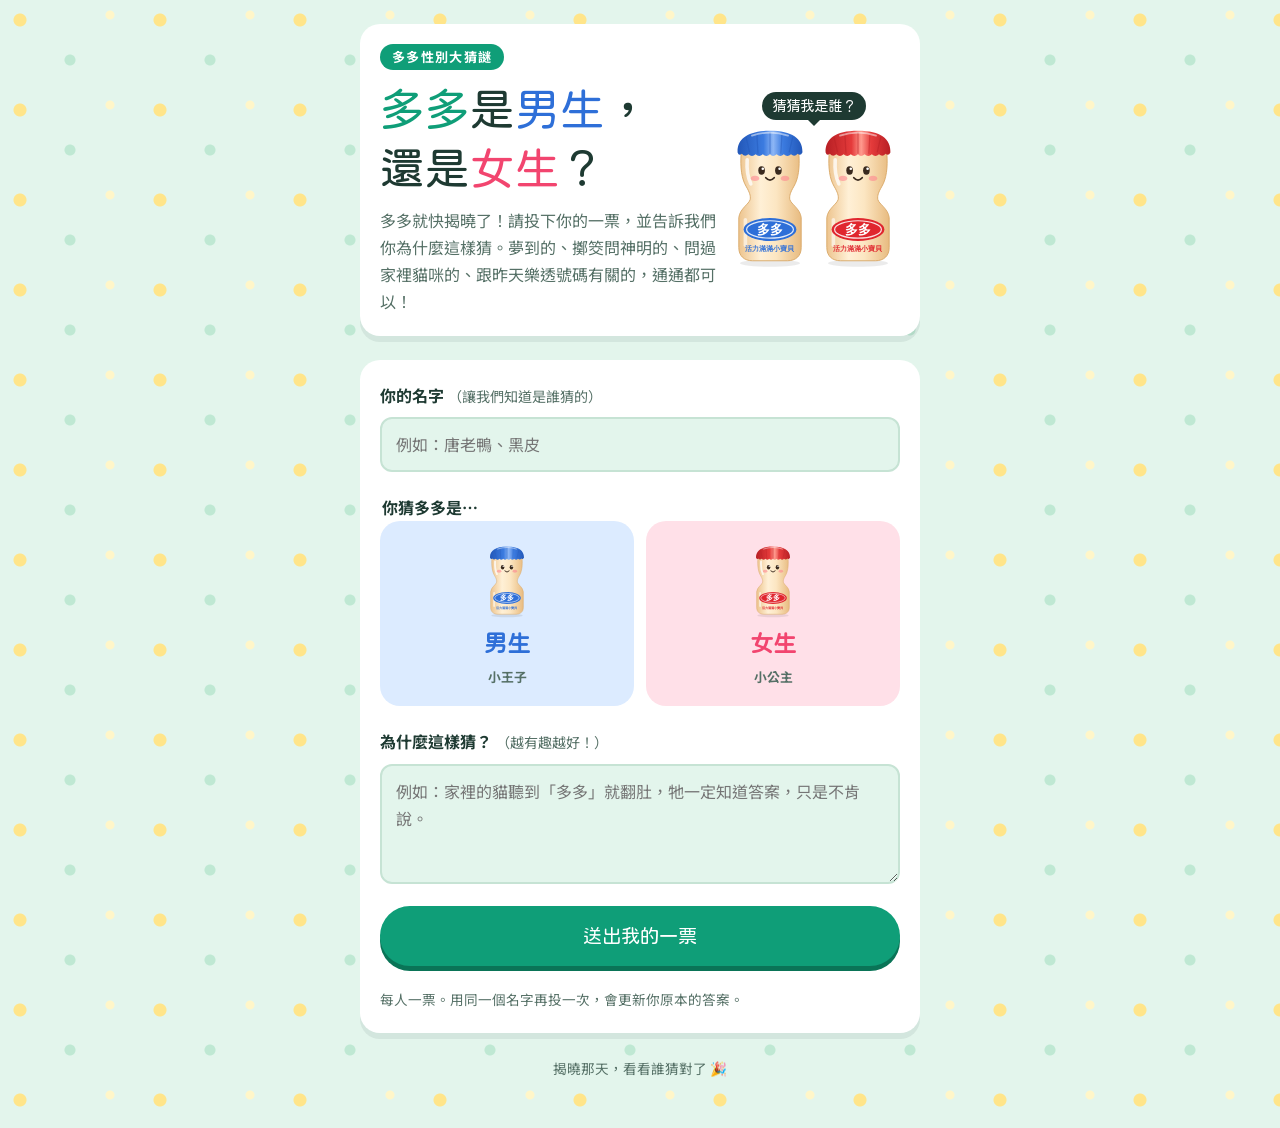
<file: index.html>
<!doctype html>
<html lang="zh-Hant-TW">
<head>
<meta charset="utf-8">
<meta name="viewport" content="width=device-width, initial-scale=1, viewport-fit=cover">
<title>多多性別大猜謎</title>
<meta name="description" content="投下你的一票，說說你為什麼這樣猜！夢到的、擲筊問的、問過家裡貓咪的都可以！">
<meta name="theme-color" content="#0f9e78">
<link rel="canonical" href="https://heronyang.github.io/gender-reveal-friends/">
<!-- 分享預覽：Facebook、LINE、Instagram、Messenger、WhatsApp -->
<meta property="og:type" content="website">
<meta property="og:site_name" content="多多性別大猜謎">
<meta property="og:locale" content="zh_TW">
<meta property="og:url" content="https://heronyang.github.io/gender-reveal-friends/">
<meta property="og:title" content="多多是男生，還是女生？快來猜猜看！">
<meta property="og:description" content="投下你的一票，說說你為什麼這樣猜！夢到的、擲筊問的、問過家裡貓咪的都可以！">
<meta property="og:image" content="https://heronyang.github.io/gender-reveal-friends/og-image.png?v=2">
<meta property="og:image:secure_url" content="https://heronyang.github.io/gender-reveal-friends/og-image.png?v=2">
<meta property="og:image:type" content="image/png">
<meta property="og:image:width" content="1200">
<meta property="og:image:height" content="630">
<meta property="og:image:alt" content="多多是男生，還是女生？藍色和紅色的多多小瓶子">
<!-- X / Twitter、Threads -->
<meta name="twitter:card" content="summary_large_image">
<meta name="twitter:title" content="多多是男生，還是女生？快來猜猜看！">
<meta name="twitter:description" content="投下你的一票，說說你為什麼這樣猜！夢到的、擲筊問的、問過家裡貓咪的都可以！">
<meta name="twitter:image" content="https://heronyang.github.io/gender-reveal-friends/og-image.png?v=2">
<link rel="icon" href="bottle-red.svg" type="image/svg+xml">
<link rel="icon" href="apple-touch-icon.png" type="image/png" sizes="180x180">
<link rel="apple-touch-icon" href="apple-touch-icon.png">
<link rel="preconnect" href="https://fonts.googleapis.com">
<link rel="preconnect" href="https://fonts.gstatic.com" crossorigin>
<link rel="stylesheet" href="https://fonts.googleapis.com/css2?family=Huninn&family=Noto+Sans+TC:wght@400;700&display=swap">
<link rel="stylesheet" href="style.css">
</head>
<body>
<main>
  <header class="hero">
    <div class="hero-text">
      <p class="eyebrow">多多性別大猜謎</p>
      <h1><span class="name">多多</span>是<span class="name"><span class="b">男生</span></span>，<br>還是<span class="name"><span class="g">女生</span></span>？</h1>
      <p class="lede">多多就快揭曉了！請投下你的一票，並告訴我們你為什麼這樣猜。夢到的、擲筊問神明的、問過家裡貓咪的、跟昨天樂透號碼有關的，通通都可以！</p>
    </div>
    <div class="duck-wrap">
      <span class="bubble">猜猜我是誰？</span>
      <div class="bottles">
        <img class="duck" src="bottle-blue.svg" alt="藍色的多多小瓶子" width="80" height="135">
        <img class="duck alt" src="bottle-red.svg" alt="紅色的多多小瓶子" width="80" height="135">
      </div>
    </div>
  </header>

  <div id="setup" class="notice" hidden>
    <p><strong>網站尚未完成設定。</strong>請到 <code>config.js</code> 填入 Google Apps Script 的網址。</p>
  </div>

  <form id="vote-form" novalidate>
    <div class="field">
      <label for="name">你的名字 <span class="hint">（讓我們知道是誰猜的）</span></label>
      <input id="name" name="name" type="text" maxlength="40" autocomplete="name" placeholder="例如：唐老鴨、黑皮" required>
    </div>

    <fieldset>
      <legend>你猜多多是…</legend>
      <div class="guesses">
        <label class="guess boy">
          <input type="radio" name="guess" id="guess-boy" value="boy" required>
          <span><img class="glyph" src="bottle-blue.svg" alt="" width="44" height="74">男生<small>小王子</small></span>
        </label>
        <label class="guess girl">
          <input type="radio" name="guess" id="guess-girl" value="girl">
          <span><img class="glyph" src="bottle-red.svg" alt="" width="44" height="74">女生<small>小公主</small></span>
        </label>
      </div>
    </fieldset>

    <div class="field">
      <label for="reason">為什麼這樣猜？ <span class="hint">（越有趣越好！）</span></label>
      <textarea id="reason" name="reason" maxlength="500" placeholder="例如：昨晚擲筊連續三個聖筊，可是我忘記我問的是男生還是女生了…" required></textarea>
    </div>

    <p id="form-error" class="error" role="alert" hidden></p>
    <button id="submit" class="primary" type="submit">送出我的一票</button>
    <p class="muted" style="font-size:.85rem">每人一票。用同一個名字再投一次，會更新你原本的答案。</p>
  </form>

  <section id="thanks" class="thanks" hidden aria-live="polite">
    <h2 id="thanks-title">收到你的一票了！</h2>
    <p id="thanks-body" class="muted"></p>
    <div id="tally" class="tally"></div>
    <h3 id="reasons-title" hidden>大家的理由</h3>
    <ul id="reasons" class="reasons"></ul>
    <button id="again" class="ghost" type="button">修改我的答案</button>
  </section>

  <footer>揭曉那天，看看誰猜對了 🎉</footer>
</main>

<script src="config.js"></script>
<script src="app.js"></script>
<script>
(function () {
  const form = document.getElementById("vote-form");

  // 每次打開隨機換一個好笑、不偏向任何性別的理由範例
  const REASON_IDEAS = [
    "例如：昨晚擲筊連續三個聖筊，可是我忘記我問的是男生還是女生了…",
    "例如：我把戒指綁線在肚子上晃，它一直轉圈圈，我覺得多多只是想跳舞。",
    "例如：家裡的貓聽到「多多」就翻肚，牠一定知道答案，只是不肯說。",
    "例如：我把硬幣丟了 100 次，剛好 50 次正面 50 次反面，所以我改用直覺。",
    "例如：我問了 AI，它回答「這是個好問題」，然後就沒有然後了。",
    "例如：今天出門先踏右腳，這絕對是個徵兆，雖然我不知道代表什麼。",
  ];
  form.reason.placeholder = REASON_IDEAS[Math.floor(Math.random() * REASON_IDEAS.length)];
  const errEl = document.getElementById("form-error");
  const btn = document.getElementById("submit");
  const thanks = document.getElementById("thanks");

  if (!window.VOTE_API_URL) {
    document.getElementById("setup").hidden = false;
    btn.disabled = true;
  }

  // 記住這台裝置上次填的內容（方便修改）
  try {
    const saved = JSON.parse(localStorage.getItem("gr-vote") || "null");
    if (saved) {
      form.name.value = saved.name || "";
      form.reason.value = saved.reason || "";
      const r = document.getElementById("guess-" + saved.guess);
      if (r) r.checked = true;
    }
  } catch (e) {}

  function showError(msg) { errEl.textContent = msg; errEl.hidden = false; }

  form.addEventListener("submit", async (e) => {
    e.preventDefault();
    errEl.hidden = true;
    const vote = {
      name: form.name.value.trim(),
      guess: (form.querySelector('input[name="guess"]:checked') || {}).value,
      reason: form.reason.value.trim(),
    };
    if (!vote.name) return showError("請填寫你的名字。"), form.name.focus();
    if (!vote.guess) return showError("請選擇男生或女生。");
    if (!vote.reason) return showError("請寫一句你的理由，讓大家笑一下！"), form.reason.focus();

    btn.disabled = true; btn.textContent = "送出中…";
    try {
      const result = await submitVote(vote);
      try { localStorage.setItem("gr-vote", JSON.stringify(vote)); } catch (e) {}
      document.getElementById("thanks-title").textContent = result.updated ? "已更新你的答案！" : "收到你的一票了！";
      document.getElementById("thanks-body").textContent =
        `${vote.name}，你猜的是「${LABEL[vote.guess]}」。揭曉那天見分曉！`;
      form.hidden = true;
      thanks.hidden = false;
      confetti();
      if (window.SHOW_RESULTS_AFTER_VOTE) {
        try {
          const votes = await fetchVotes();
          renderTally(document.getElementById("tally"), votes);
          document.getElementById("reasons-title").hidden = false;
          renderReasons(document.getElementById("reasons"), votes);
        } catch (e) { /* 票已送出，讀取結果失敗不影響 */ }
      }
    } catch (err) {
      showError("送出失敗：" + err.message + "。請檢查網路後再試一次。");
    } finally {
      btn.disabled = false; btn.textContent = "送出我的一票";
    }
  });

  document.getElementById("again").addEventListener("click", () => {
    thanks.hidden = true; form.hidden = false; form.reason.focus();
  });
})();
</script>
</body>
</html>
</file>
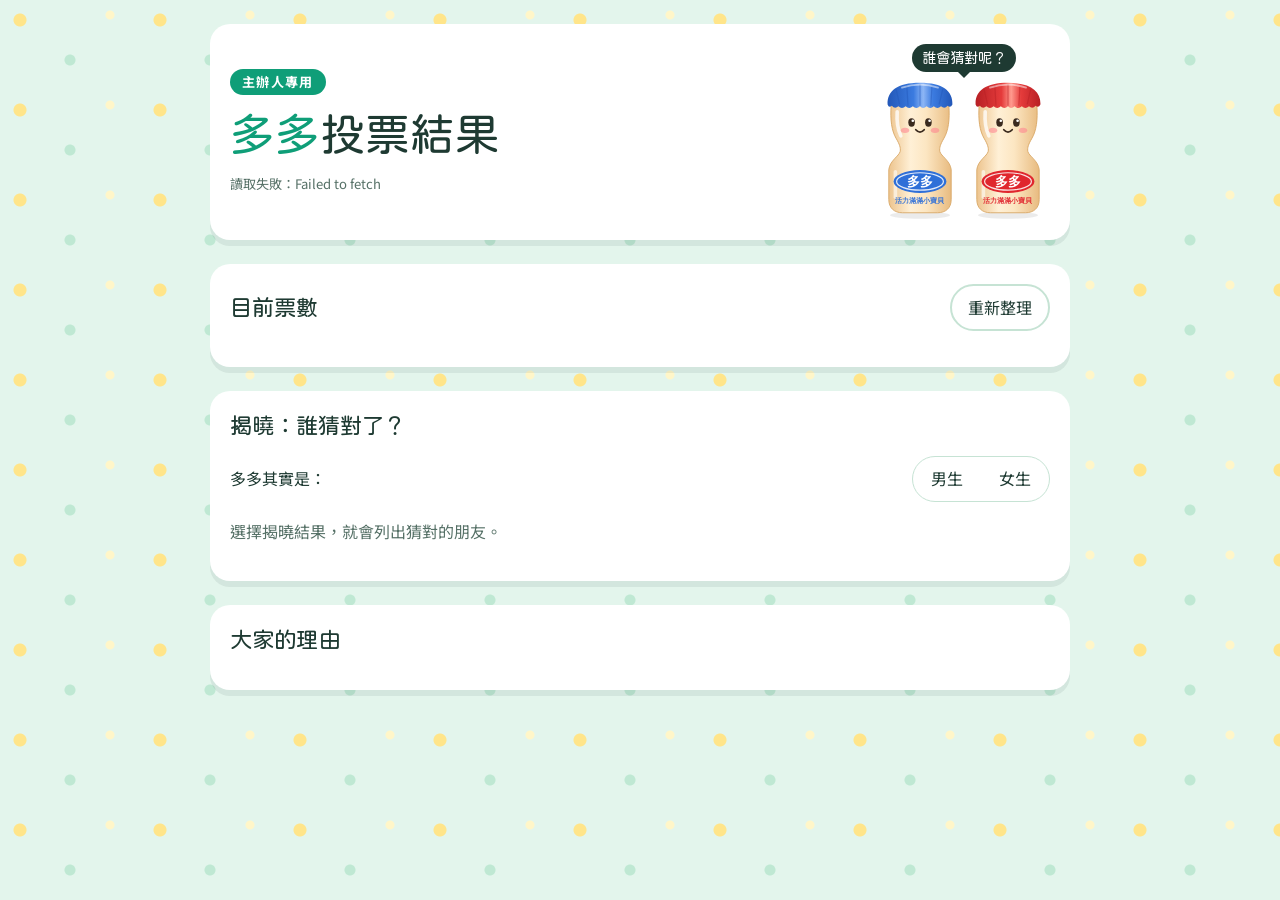
<file: results.html>
<!doctype html>
<html lang="zh-Hant-TW">
<head>
<meta charset="utf-8">
<meta name="viewport" content="width=device-width, initial-scale=1, viewport-fit=cover">
<meta name="robots" content="noindex">
<title>多多投票結果</title>
<meta name="description" content="投下你的一票，說說你為什麼這樣猜！">
<meta name="theme-color" content="#0f9e78">
<!-- 分享預覽：Facebook、LINE、Instagram、Messenger、WhatsApp -->
<meta property="og:type" content="website">
<meta property="og:site_name" content="多多性別大猜謎">
<meta property="og:locale" content="zh_TW">
<meta property="og:url" content="https://heronyang.github.io/gender-reveal-friends/">
<meta property="og:title" content="多多是男生，還是女生？快來猜猜看！">
<meta property="og:description" content="投下你的一票，說說你為什麼這樣猜！">
<meta property="og:image" content="https://heronyang.github.io/gender-reveal-friends/og-image.png?v=2">
<meta property="og:image:secure_url" content="https://heronyang.github.io/gender-reveal-friends/og-image.png?v=2">
<meta property="og:image:type" content="image/png">
<meta property="og:image:width" content="1200">
<meta property="og:image:height" content="630">
<meta property="og:image:alt" content="多多是男生，還是女生？藍色和紅色的多多小瓶子">
<!-- X / Twitter、Threads -->
<meta name="twitter:card" content="summary_large_image">
<meta name="twitter:title" content="多多是男生，還是女生？快來猜猜看！">
<meta name="twitter:description" content="投下你的一票，說說你為什麼這樣猜！">
<meta name="twitter:image" content="https://heronyang.github.io/gender-reveal-friends/og-image.png?v=2">
<link rel="icon" href="bottle-red.svg" type="image/svg+xml">
<link rel="icon" href="apple-touch-icon.png" type="image/png" sizes="180x180">
<link rel="apple-touch-icon" href="apple-touch-icon.png">
<link rel="preconnect" href="https://fonts.googleapis.com">
<link rel="preconnect" href="https://fonts.gstatic.com" crossorigin>
<link rel="stylesheet" href="https://fonts.googleapis.com/css2?family=Huninn&family=Noto+Sans+TC:wght@400;700&display=swap">
<link rel="stylesheet" href="style.css">
<style>
  .panel { background: var(--surface); border-radius: var(--radius); padding: 20px; display: grid; gap: 16px; box-shadow: var(--shadow); }
  .row { display: flex; flex-wrap: wrap; gap: 10px; align-items: center; justify-content: space-between; }
  .seg { display: inline-flex; border: 1.5px solid var(--line); border-radius: 999px; overflow: hidden; }
  .seg button { font: inherit; border: 0; background: transparent; color: var(--ink); padding: 8px 18px; cursor: pointer; }
  .seg button[aria-pressed="true"].boy { background: var(--boy); color: var(--surface); }
  .seg button[aria-pressed="true"].girl { background: var(--girl); color: var(--surface); }
  .winners { display: flex; flex-wrap: wrap; gap: 8px; list-style: none; padding: 0; margin: 0; }
  .winners li {
    font-family: var(--font-display); font-size: 1.1rem; border-radius: 999px; padding: 4px 14px;
    background: var(--spring-soft); color: var(--spring);
  }
  .status { font-size: .82rem; color: var(--muted); }
</style>
</head>
<body>
<main class="wide">
  <header class="hero">
    <div class="hero-text">
      <p class="eyebrow">主辦人專用</p>
      <h1><span class="name">多多</span>投票結果</h1>
      <p class="status" id="status">讀取中…</p>
    </div>
    <div class="duck-wrap">
      <span class="bubble" id="bubble">誰會猜對呢？</span>
      <div class="bottles">
        <img class="duck" src="bottle-blue.svg" alt="藍色的多多小瓶子" width="80" height="135">
        <img class="duck alt" src="bottle-red.svg" alt="紅色的多多小瓶子" width="80" height="135">
      </div>
    </div>
  </header>

  <section class="panel" aria-label="目前票數">
    <div class="row"><h2>目前票數</h2><button class="ghost" id="refresh" type="button">重新整理</button></div>
    <div id="tally" class="tally"></div>
  </section>

  <section class="panel" aria-label="揭曉">
    <h2>揭曉：誰猜對了？</h2>
    <div class="row">
      <span>多多其實是：</span>
      <div class="seg" role="group" aria-label="選擇揭曉結果">
        <button type="button" class="boy" data-g="boy" aria-pressed="false">男生</button>
        <button type="button" class="girl" data-g="girl" aria-pressed="false">女生</button>
      </div>
    </div>
    <p class="muted" id="right-summary">選擇揭曉結果，就會列出猜對的朋友。</p>
    <ul class="winners" id="winners"></ul>
  </section>

  <section class="panel" aria-label="大家的理由">
    <h2>大家的理由</h2>
    <ul id="reasons" class="reasons"></ul>
  </section>
</main>

<script src="config.js"></script>
<script src="app.js"></script>
<script>
(function () {
  let votes = [];
  let answer = null;
  const statusEl = document.getElementById("status");
  const summary = document.getElementById("right-summary");
  const list = document.getElementById("winners");

  function renderWinners() {
    if (!answer) return;
    const right = votes.filter(v => v.guess === answer);
    list.replaceChildren(...right.map(v => {
      const li = document.createElement("li"); li.textContent = v.name; return li;
    }));
    summary.textContent = right.length
      ? `多多是${LABEL[answer]}！猜對的有 ${right.length} 位（共 ${votes.length} 人投票）：`
      : `多多是${LABEL[answer]}！這次沒有人猜對 😆`;
  }

  async function load() {
    if (!window.VOTE_API_URL) { statusEl.textContent = "尚未設定：請在 config.js 填入 Google Apps Script 網址。"; return; }
    try {
      votes = await fetchVotes();
      renderTally(document.getElementById("tally"), votes);
      renderReasons(document.getElementById("reasons"), votes);
      renderWinners();
      statusEl.textContent = "最後更新：" + new Date().toLocaleTimeString("zh-TW") + "（每 30 秒自動更新）";
    } catch (e) {
      statusEl.textContent = "讀取失敗：" + e.message;
    }
  }

  document.querySelectorAll(".seg button").forEach(b => b.addEventListener("click", () => {
    const changed = answer !== b.dataset.g;
    answer = b.dataset.g;
    document.querySelectorAll(".seg button").forEach(x => x.setAttribute("aria-pressed", String(x === b)));
    document.getElementById("bubble").textContent = "我是" + LABEL[answer] + "！";
    renderWinners();
    if (changed) confetti(140);
  }));

  document.getElementById("refresh").addEventListener("click", load);
  load();
  setInterval(load, 30000);
})();
</script>
</body>
</html>
</file>
<file: style.css>
/* Layout: one narrow column; mint-garden palette (gender-neutral greens + lemon), confetti dots on the page, boy blue vs bubblegum pink as the two big choices */
:root {
  --bg: #e3f5ec;
  --dot-1: #ffe58a;
  --dot-2: #bfe8d3;
  --dot-3: #fff6c9;
  --surface: #ffffff;
  --ink: #1e3a32;
  --muted: #557066;
  --line: #c6e3d4;
  --boy: #2e6fd8;
  --boy-soft: #dcebff;
  --girl: #f2456f;
  --girl-soft: #ffe0e8;
  --sun: #0f9e78;
  --sun-deep: #0a7457;
  --spring: #9a6a00;
  --spring-soft: #fff0b8;
  --danger: #c62828;
  --font-display: "Huninn", "Noto Sans TC", "PingFang TC", "Microsoft JhengHei", sans-serif;
  --font-body: "Noto Sans TC", "PingFang TC", "Microsoft JhengHei", system-ui, sans-serif;
  --radius: 20px;
  --shadow: 0 6px 0 rgba(30, 58, 50, .08);
  color-scheme: light; /* one mint look on purpose, in light and dark mode alike */
}
* { box-sizing: border-box; }
[hidden] { display: none !important; }
html { -webkit-text-size-adjust: 100%; }
body {
  margin: 0;
  background-color: var(--bg);
  background-image:
    radial-gradient(circle at 20px 20px, var(--dot-1) 6px, transparent 7px),
    radial-gradient(circle at 70px 60px, var(--dot-2) 5px, transparent 6px),
    radial-gradient(circle at 110px 15px, var(--dot-3) 4px, transparent 5px);
  background-size: 140px 90px;
  color: var(--ink);
  font-family: var(--font-body);
  font-size: 16px;
  line-height: 1.7;
  padding-left: max(16px, env(safe-area-inset-left, 0px));
  padding-right: max(16px, env(safe-area-inset-right, 0px));
  padding-block: 24px 48px;
}
main { max-width: 560px; margin: 0 auto; display: grid; gap: 24px; }
main.wide { max-width: 860px; }

h1, h2, h3 { font-family: var(--font-display); font-weight: 400; line-height: 1.3; margin: 0; text-wrap: balance; }
h1 { font-size: clamp(2rem, 7vw, 2.8rem); }
h2 { font-size: 1.4rem; }
p { margin: 0; }
.muted { color: var(--muted); }
.eyebrow {
  justify-self: start; font-size: .82rem; letter-spacing: .1em; font-weight: 700;
  color: var(--surface); background: var(--sun); border-radius: 999px; padding: 2px 12px;
}

/* hero with duck */
header.hero {
  display: grid; grid-template-columns: 1fr auto; gap: 8px 12px; align-items: center;
  background: var(--surface); border-radius: var(--radius); padding: 20px; box-shadow: var(--shadow);
}
.hero-text { display: grid; gap: 10px; min-width: 0; }
.hero .lede { color: var(--muted); }
.name { color: var(--sun); }
.name .b { color: var(--boy); }
.name .g { color: var(--girl); }
.bottles { display: flex; gap: 4px; align-items: flex-end; }
.duck { width: clamp(60px, 16vw, 84px); height: auto; animation: bob 2.6s ease-in-out infinite; transform-origin: 50% 100%; }
.duck.alt { animation-delay: -1.3s; }
.duck-wrap { position: relative; display: grid; justify-items: center; }
.bubble {
  font-family: var(--font-display); font-size: .9rem; background: var(--ink); color: var(--surface);
  border-radius: 14px; padding: 2px 10px; white-space: nowrap; position: relative; margin-bottom: 6px;
}
.bubble::after {
  content: ""; position: absolute; left: 50%; bottom: -6px; transform: translateX(-50%);
  border: 6px solid transparent; border-bottom: 0; border-top-color: var(--ink);
}
@keyframes bob { 0%, 100% { transform: translateY(0) rotate(-2deg) } 50% { transform: translateY(-6px) rotate(2deg) } }

.prize {
  display: grid; grid-template-columns: auto 1fr; gap: 14px; align-items: center;
  background: var(--spring-soft); border-radius: var(--radius); padding: 14px 18px;
}
.prize svg { width: 42px; height: 42px; color: var(--spring); }
.prize strong { font-family: var(--font-display); font-weight: 400; font-size: 1.15rem; color: var(--spring); }
.prize p { font-size: .92rem; }

form { display: grid; gap: 22px; background: var(--surface); border-radius: var(--radius); padding: 22px 20px; box-shadow: var(--shadow); }
.field { display: grid; gap: 8px; }
label, legend { font-weight: 700; }
.hint { font-weight: 400; color: var(--muted); font-size: .88rem; }
input[type="text"], textarea {
  width: 100%; font: inherit; color: var(--ink); background: var(--bg);
  border: 2px solid var(--line); border-radius: 12px; padding: 12px 14px;
}
textarea { min-height: 120px; resize: vertical; }
input:focus-visible, textarea:focus-visible, button:focus-visible, .guess input:focus-visible + span {
  outline: 3px solid var(--sun); outline-offset: 2px;
}
fieldset { border: 0; padding: 0; margin: 0; display: grid; gap: 8px; }

.guesses { display: grid; grid-template-columns: 1fr 1fr; gap: 12px; }
.guess { position: relative; cursor: pointer; }
.guess input { position: absolute; opacity: 0; pointer-events: none; }
.guess span {
  display: grid; justify-items: center; gap: 2px; padding: 20px 8px 16px;
  border-radius: var(--radius); border: 3px solid transparent;
  font-family: var(--font-display); font-size: 1.45rem; transition: transform .15s, border-color .15s, box-shadow .15s;
}
.guess.boy span { background: var(--boy-soft); color: var(--boy); }
.guess.girl span { background: var(--girl-soft); color: var(--girl); }
.guess small { font-family: var(--font-body); font-size: .8rem; color: var(--muted); }
.guess .glyph { width: 44px; height: auto; margin-bottom: 4px; }
.guess:hover span { transform: translateY(-3px) rotate(-1deg); }
.guess.boy input:checked + span { border-color: var(--boy); box-shadow: 0 6px 0 var(--boy); transform: translateY(-3px); }
.guess.girl input:checked + span { border-color: var(--girl); box-shadow: 0 6px 0 var(--girl); transform: translateY(-3px); }

button.primary {
  font: inherit; font-family: var(--font-display); font-size: 1.2rem; border: 0; cursor: pointer;
  background: var(--sun); color: #fff; border-radius: 999px; padding: 14px 20px;
  box-shadow: 0 5px 0 var(--sun-deep); transition: transform .1s, box-shadow .1s;
}
button.primary:active { transform: translateY(3px); box-shadow: 0 2px 0 var(--sun-deep); }
button.primary:disabled { opacity: .55; cursor: wait; }
button.ghost {
  font: inherit; background: var(--surface); color: var(--ink); cursor: pointer;
  border: 2px solid var(--line); border-radius: 999px; padding: 8px 16px;
}
.error { color: var(--danger); font-weight: 700; }
.notice { background: var(--surface); border: 2px dashed var(--sun); border-radius: var(--radius); padding: 14px 16px; }

.thanks { display: grid; gap: 14px; background: var(--surface); border-radius: var(--radius); padding: 22px 20px; box-shadow: var(--shadow); }

/* tally bar */
.tally { display: grid; gap: 8px; }
.tally-labels { display: flex; justify-content: space-between; font-family: var(--font-display); font-size: 1.2rem; font-variant-numeric: tabular-nums; }
.tally-labels .b { color: var(--boy); }
.tally-labels .g { color: var(--girl); }
.bar { display: flex; height: 22px; border-radius: 999px; overflow: hidden; background: var(--line); }
.bar .b { background: var(--boy); transition: width .6s; }
.bar .g { background: var(--girl); transition: width .6s; }

.reasons { list-style: none; padding: 0; margin: 0; display: grid; gap: 10px; }
.reasons li {
  border-radius: 16px; padding: 12px 14px; min-width: 0; overflow-wrap: anywhere; background: var(--bg);
}
.reasons li.boy { background: var(--boy-soft); }
.reasons li.girl { background: var(--girl-soft); }
.reasons .who { font-weight: 700; }
.reasons .tag { font-size: .8rem; font-weight: 700; margin-left: 6px; border-radius: 999px; padding: 1px 8px; color: #fff; }
.reasons li.boy .tag { background: var(--boy); }
.reasons li.girl .tag { background: var(--girl); }
.reasons .reason { white-space: pre-wrap; }
.reasons .when { font-size: .78rem; color: var(--muted); }

footer { text-align: center; font-size: .85rem; color: var(--muted); }

/* confetti */
.confetti { position: fixed; inset: 0; pointer-events: none; overflow: hidden; z-index: 20; }
.confetti i {
  position: absolute; top: -12px; width: 9px; height: 14px; border-radius: 2px;
  animation: fall linear forwards;
}
@keyframes fall { to { transform: translateY(110vh) rotate(720deg); } }

@media (max-width: 420px) {
  header.hero { grid-template-columns: 1fr; }
  .duck-wrap { grid-row: 1; }
}
@media (prefers-reduced-motion: reduce) {
  * { transition: none !important; animation: none !important; }
}
</file>
